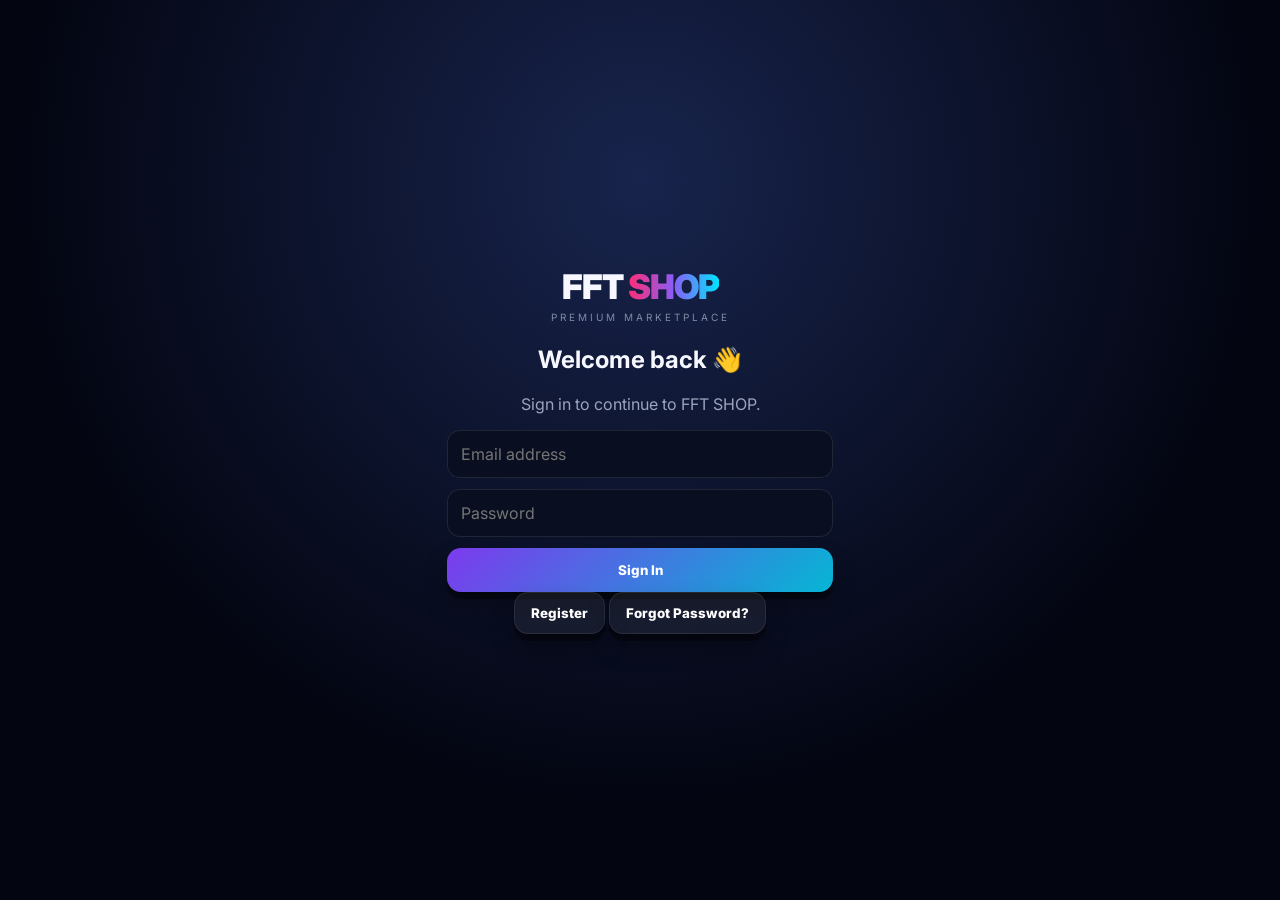
<file: index.html>
<!doctype html>
<html lang="en">
<head>
<meta charset="utf-8"><meta name="viewport" content="width=device-width,initial-scale=1">
<meta name="theme-color" content="#070b1a"><meta http-equiv="Cache-Control" content="no-cache, no-store, must-revalidate"><title>FFT SHOP</title>
<link rel="preconnect" href="https://fonts.googleapis.com"><link rel="preconnect" href="https://fonts.gstatic.com" crossorigin>
<link href="https://fonts.googleapis.com/css2?family=Inter:wght@400;500;600;700;800;900&display=swap" rel="stylesheet">
<link rel="stylesheet" href="styles.css">
</head>
<body>
<div id="splash" class="splash">
  <div class="splash-scene"><div class="splash-ring r1"></div><div class="splash-ring r2"></div><div class="splash-cube"><span>FFT</span></div></div>
  <div class="splash-title">FFT <span>SHOP</span></div><div class="splash-sub">PREMIUM MARKETPLACE</div>
  <div class="loader"><i></i></div><div class="splash-status">Loading your experience...</div>
</div>
<div class="fx-bg"><span></span><span></span><span></span><span></span><span></span></div>
<div id="authGate" class="auth-gate">
  <div class="auth-box glass3d">
    <div class="auth-logo">FFT <span>SHOP</span></div>
    <div class="auth-kicker">PREMIUM MARKETPLACE</div>
    <div id="authGateContent"></div>
  </div>
</div>
<div class="app-shell hidden">
<header class="topbar glass"><div><div class="brand">FFT <span>SHOP</span></div><small>Premium marketplace</small></div><div class="top-actions"><a id="adminLink" class="admin-link hidden" href="admin.html">⚡ Admin</a><button id="cartBtn" class="icon-btn">🛒 <b id="cartCount">0</b></button></div></header>
<main>
<section id="hero" class="hero-card glass3d"><div><span class="pill">3D PREMIUM SHOP</span><h1 id="heroTitle">Everything you need,<br><span>in one place.</span></h1><p id="heroSubtitle">Clothing, premium products and digital services.</p></div><div class="hero-orb">FFT</div></section>
<div id="announcement" class="announcement hidden"></div>
<section class="wallet-card glass"><div><div class="muted">Account Balance</div><strong id="balance">৳0.00</strong></div><button id="depositBtn" class="primary btn3d">+ Add Balance</button></section>
<section id="dynamicButtons" class="dynamic-buttons hidden"></section>
<nav class="chips" id="categories"><button class="chip active btn3d" data-cat="all">All</button><button class="chip btn3d" data-cat="Clothing">👕 Clothing</button><button class="chip btn3d" data-cat="Premium Apps">💎 Premium</button><button class="chip btn3d" data-cat="Services">🚀 Services</button><button class="chip btn3d" data-cat="Footwear">👟 Footwear</button><button class="chip btn3d" data-cat="Electronics">🎧 Electronics</button></nav>
<section class="section-head"><h2>Shop</h2><span id="userLabel" class="muted">Not signed in</span></section>
<div id="products" class="product-grid"></div>
</main>
<nav class="bottom-nav glass"><button class="nav active" id="homeBtn">⌂<span>Home</span></button><button class="nav" id="ordersBtn">▣<span>Orders</span></button><button class="nav" id="premiumBtn">◆<span>Premium</span></button><button class="nav" id="profileBtn">●<span>Account</span></button></nav>
</div>
<div id="modal" class="modal hidden"><div class="modal-card glass"><button class="close btn3d" id="closeModal">×</button><div id="modalContent"></div></div></div>
<script>
/* NON-BLOCKING splash failsafe: registered before any external/local app code. */
(function(){
  var done=false;
  window.FFT_HIDE_SPLASH=function(){
    if(done)return; done=true;
    var s=document.getElementById('splash');
    if(s)s.classList.add('hide');
  };
  setTimeout(window.FFT_HIDE_SPLASH, 4600);
})();
</script>
<script src="supabase.js"></script>
<script src="app.js?v=20260824-startup-fix-2"></script>
<script>
/* Last-resort UI recovery if app.js crashes. */
setTimeout(function(){
  window.FFT_HIDE_SPLASH&&window.FFT_HIDE_SPLASH();
  var gate=document.getElementById('authGate');
  var box=document.getElementById('authGateContent');
  if(gate && box && !document.querySelector('.app-shell:not(.hidden)')){
    gate.classList.remove('hidden');
    if(!box.children.length){
      box.innerHTML='<div class="auth-error">App startup failed. Please reload this page.</div><button class="primary btn3d" style="width:100%" onclick="location.reload()">Reload FFT SHOP</button>';
    }
  }
},5200);
</script>
</body></html>
</file>
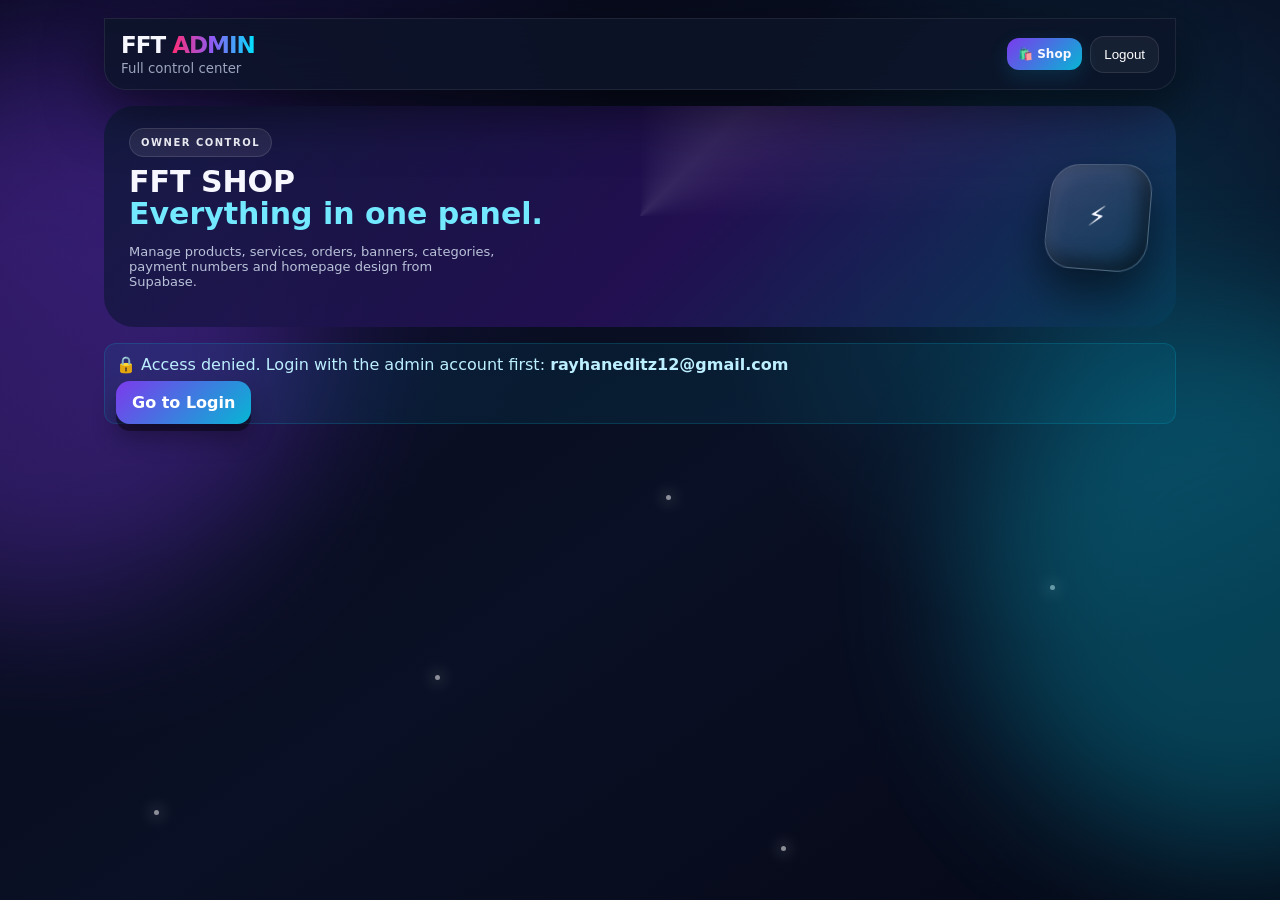
<file: admin.html>
<!doctype html><html lang="en"><head><meta charset="utf-8"><meta name="viewport" content="width=device-width,initial-scale=1"><title>FFT SHOP Admin</title><link rel="stylesheet" href="styles.css"><style>
.admin-shell{max-width:1100px;margin:auto;padding:18px 14px 50px}.admin-grid{display:grid;grid-template-columns:220px 1fr;gap:14px}.side{position:sticky;top:14px;height:max-content;padding:12px;border-radius:22px}.side button{width:100%;margin:4px 0;text-align:left;background:#ffffff08;color:#dbe5ff;border:1px solid #ffffff10;padding:12px;border-radius:13px;font-weight:800}.side button.active{background:linear-gradient(135deg,#7c3aed,#06b6d4);color:white}.panel{padding:16px;border-radius:22px}.stats{display:grid;grid-template-columns:repeat(4,1fr);gap:10px}.stat{padding:16px;border-radius:18px;background:#ffffff09;border:1px solid #ffffff10}.stat b{font-size:24px}.table{width:100%;border-collapse:collapse}.table th,.table td{padding:11px;border-bottom:1px solid #ffffff10;text-align:left;font-size:12px;vertical-align:top}.table input,.table select,.table textarea{width:100%;padding:9px;border-radius:10px;border:1px solid #ffffff14;background:#070c1c;color:#fff}.row-actions{display:flex;gap:7px;flex-wrap:wrap}.admin-form{display:grid;grid-template-columns:repeat(2,1fr);gap:10px}.admin-form .full{grid-column:1/-1}.notice{padding:11px;border-radius:12px;background:#06b6d415;border:1px solid #06b6d433;color:#bcefff}.danger{background:#ef444433!important}.dynamic-list{display:grid;gap:10px}.dynamic-card{padding:14px;border-radius:16px;background:#ffffff08;border:1px solid #ffffff10}.mini{font-size:11px;opacity:.75}.stack{display:grid;gap:8px}.wide-btn{width:100%;padding:12px;border-radius:12px;border:1px solid #ffffff14;background:#ffffff08;color:#fff;font-weight:800}.success{background:#22c55e33!important}@media(max-width:800px){.admin-grid{grid-template-columns:1fr}.side{position:static;display:flex;overflow:auto;gap:6px}.side button{white-space:nowrap;width:auto}.stats{grid-template-columns:repeat(2,1fr)}.admin-form{grid-template-columns:1fr}.table{min-width:760px}.table-wrap{overflow:auto}}
</style></head><body><div class="fx-bg"><span></span><span></span><span></span><span></span><span></span></div><div class="admin-shell"><header class="topbar glass"><div><div class="brand">FFT <span>ADMIN</span></div><small>Full control center</small></div><div class="top-actions"><a class="admin-link" href="index.html">🛍️ Shop</a><button id="logout" class="icon-btn">Logout</button></div></header><section class="hero-card glass3d" style="margin:16px 0"><div><span class="pill">OWNER CONTROL</span><h1>FFT SHOP<br><span>Everything in one panel.</span></h1><p>Manage products, services, orders, banners, categories, payment numbers and homepage design from Supabase.</p></div><div class="hero-orb">⚡</div></section><div id="gate" class="notice">Checking admin access...</div><div id="adminUI" class="admin-grid hidden"><aside class="side glass"><button data-tab="dashboard" class="active">📊 Dashboard</button><button data-tab="products">🛍️ Products</button><button data-tab="services">🚀 Services</button><button data-tab="categories">📂 Categories</button><button data-tab="banners">🖼️ Banners</button><button data-tab="orders">📦 Orders</button><button data-tab="deposits">💰 Deposits</button><button data-tab="packages">💖 Like Packages</button><button data-tab="buttons">🔘 Custom Buttons</button><button data-tab="settings">⚙️ Site Settings</button></aside><section id="panel" class="panel glass"></section></div></div><script src="supabase.js"></script><script src="admin.js?v=20260824-startup-fix"></script></body></html>
</file>
<file: styles.css>
*{box-sizing:border-box}html{scroll-behavior:smooth}body{margin:0;min-height:100vh;background:#050816;color:#f7f8ff;font-family:Inter,system-ui,sans-serif;overflow-x:hidden}.fx-bg{position:fixed;inset:0;z-index:-2;overflow:hidden;background:radial-gradient(circle at 15% 15%,#4523a844,transparent 32%),radial-gradient(circle at 85% 30%,#00d9ff25,transparent 30%),linear-gradient(145deg,#050816,#0a1025 55%,#050816)}.fx-bg:before,.fx-bg:after{content:"";position:absolute;width:42vw;height:42vw;border-radius:50%;filter:blur(70px);opacity:.32;animation:float 12s ease-in-out infinite alternate;background:#7c3aed}.fx-bg:before{left:-18vw;top:8vh}.fx-bg:after{right:-18vw;bottom:5vh;background:#06b6d4;animation-delay:-5s}.fx-bg span{position:absolute;width:5px;height:5px;border-radius:50%;background:#fff8;box-shadow:0 0 16px #fff;animation:particle 9s linear infinite}.fx-bg span:nth-child(1){left:12%;top:90%;animation-delay:-1s}.fx-bg span:nth-child(2){left:34%;top:75%;animation-delay:-4s}.fx-bg span:nth-child(3){left:61%;top:94%;animation-delay:-7s}.fx-bg span:nth-child(4){left:82%;top:65%;animation-delay:-2s}.fx-bg span:nth-child(5){left:52%;top:55%;animation-delay:-6s}@keyframes float{to{transform:translate3d(7vw,4vh,0) scale(1.15)}}@keyframes particle{to{transform:translateY(-120vh) rotate(360deg);opacity:0}}a{color:inherit;text-decoration:none}.app-shell{max-width:760px;margin:auto;min-height:100vh;padding-bottom:92px}.glass{background:#0d1428cc;border:1px solid #ffffff14;box-shadow:0 20px 55px #0008;backdrop-filter:blur(20px)}.topbar{height:72px;padding:12px 16px;display:flex;align-items:center;justify-content:space-between;position:sticky;top:0;z-index:10;border-radius:0 0 22px 22px}.brand{font-size:23px;font-weight:900;letter-spacing:-1px}.brand span,.splash-title span{background:linear-gradient(90deg,#ff2d75,#8b5cf6,#00e5ff);-webkit-background-clip:text;color:transparent}.topbar small,.muted{color:#9ba4bd}.top-actions{display:flex;align-items:center;gap:8px}.admin-link{font-size:12px;font-weight:800;padding:9px 11px;border-radius:12px;background:linear-gradient(135deg,#7c3aed,#06b6d4);box-shadow:0 7px 20px #00c8ff22}.hidden{display:none!important}.icon-btn{border:1px solid #ffffff18;background:#ffffff0c;color:#fff;border-radius:14px;padding:10px 13px}.hero-card{margin:16px;border-radius:30px;padding:25px;min-height:210px;display:flex;justify-content:space-between;align-items:center;overflow:hidden;position:relative;background:linear-gradient(135deg,#111a3bdf,#27105ad9 55%,#053e59d9);transform-style:preserve-3d}.hero-card:after{content:"";position:absolute;inset:-45%;background:conic-gradient(from 0deg,transparent,#ffffff18,transparent 25%);animation:spin 8s linear infinite}@keyframes spin{to{transform:rotate(360deg)}}.hero-card>*{position:relative;z-index:1}.pill{font-size:10px;font-weight:900;letter-spacing:1.5px;background:#ffffff14;border:1px solid #ffffff20;padding:8px 11px;border-radius:20px}.hero-card h1{font-size:30px;line-height:1.08;margin:16px 0 8px}.hero-card h1 span{color:#72e9ff}.hero-card p{color:#b9c2d9;font-size:13px;max-width:370px}.hero-orb{width:108px;height:108px;border-radius:30px;display:grid;place-items:center;font-weight:900;font-size:28px;background:linear-gradient(145deg,#ffffff22,#ffffff06);border:1px solid #ffffff30;box-shadow:inset 8px 8px 20px #ffffff12,inset -8px -8px 20px #0008,0 22px 45px #0008;transform:perspective(500px) rotateX(12deg) rotateY(-18deg) rotateZ(6deg)}.wallet-card{margin:16px;padding:18px;border-radius:22px;display:flex;align-items:center;justify-content:space-between}.wallet-card strong{font-size:25px}.announcement{margin:0 16px 12px;padding:12px 14px;border-radius:15px;background:linear-gradient(90deg,#7c3aed33,#06b6d433);border:1px solid #ffffff16;color:#dfe6ff;font-size:13px}.primary,.secondary,.chip,.nav{border:0;cursor:pointer;font-family:inherit}.primary{background:linear-gradient(135deg,#7c3aed,#06b6d4);color:#fff}.secondary{background:#ffffff10;color:#fff;border:1px solid #ffffff14}.btn3d{border-radius:14px;padding:12px 16px;font-weight:800;transition:transform .16s,box-shadow .16s;box-shadow:0 7px 0 #0006,0 14px 24px #0005}.btn3d:hover{transform:translateY(-2px)}.btn3d:active{transform:translateY(5px);box-shadow:0 2px 0 #0006,0 6px 12px #0004}.chips{display:flex;gap:9px;overflow:auto;padding:4px 16px 14px;scrollbar-width:none}.chips::-webkit-scrollbar{display:none}.chip{white-space:nowrap;padding:10px 14px;border-radius:99px;background:#0e1529;color:#cbd3e7;border:1px solid #ffffff12}.chip.active{background:linear-gradient(135deg,#7c3aed,#06b6d4);color:#fff}.section-head{display:flex;justify-content:space-between;align-items:center;padding:4px 16px}.section-head h2{margin:10px 0}.product-grid{display:grid;grid-template-columns:repeat(2,minmax(0,1fr));gap:13px;padding:0 16px}.product{background:#0d1428d9;border:1px solid #ffffff12;border-radius:23px;overflow:hidden;box-shadow:0 18px 35px #0007;transform-style:preserve-3d;transition:transform .2s}.product:hover{transform:translateY(-4px) rotateX(1deg)}.product img{width:100%;aspect-ratio:1/1;object-fit:cover;background:#11182b}.product-body{padding:13px}.product h3{font-size:14px;margin:0 0 7px}.price{font-size:18px;font-weight:900}.product small{display:block;color:#8f9ab4;margin:5px 0 11px}.product button{width:100%}.bottom-nav{position:fixed;bottom:0;left:50%;transform:translateX(-50%);max-width:760px;width:100%;display:grid;grid-template-columns:repeat(4,1fr);padding:10px 8px calc(10px + env(safe-area-inset-bottom));border-radius:22px 22px 0 0;z-index:15}.nav{background:none;color:#8d98b1;display:grid;gap:3px;place-items:center;font-size:18px}.nav span{font-size:10px}.nav.active{color:#67e8f9}.modal{position:fixed;inset:0;background:#000b;display:grid;place-items:end center;z-index:30}.modal.hidden{display:none}.modal-card{width:min(760px,100%);max-height:91vh;overflow:auto;border-radius:28px 28px 0 0;padding:24px;position:relative}.close{position:absolute;right:15px;top:13px;border:0;background:#ffffff12;color:#fff;border-radius:50%;width:36px;height:36px;font-size:20px}.form{display:grid;gap:11px}.form input,.form select,.form textarea{width:100%;padding:13px;background:#090f20;color:#fff;border:1px solid #ffffff18;border-radius:13px;font:inherit}.form button{padding:14px;border-radius:14px;font-weight:800}.msg{padding:12px;border-radius:13px;background:#ffffff0b;border:1px solid #ffffff12;font-size:13px}.splash{position:fixed;inset:0;z-index:100;background:#030511;display:grid;place-items:center;align-content:center;gap:10px;transition:opacity .65s,visibility .65s}.splash.hide{opacity:0;visibility:hidden;pointer-events:none}.splash-scene{width:150px;height:150px;position:relative;display:grid;place-items:center}.splash-cube{width:88px;height:88px;display:grid;place-items:center;font-weight:900;font-size:24px;border-radius:25px;background:linear-gradient(145deg,#7c3aed,#06b6d4);box-shadow:12px 12px 28px #000, inset 4px 4px 12px #fff5,inset -7px -7px 14px #0008;transform:perspective(500px) rotateX(20deg) rotateY(-25deg);animation:cube 2.2s ease-in-out infinite}.splash-ring{position:absolute;border:1px solid #67e8f966;border-radius:50%;inset:15px;animation:ring 2.4s linear infinite}.r2{inset:2px;border-color:#8b5cf666;animation-direction:reverse;animation-duration:3.5s}@keyframes cube{50%{transform:perspective(500px) rotateX(-18deg) rotateY(25deg) rotateZ(5deg) scale(1.08)}}@keyframes ring{to{transform:rotate(360deg) scale(1.06)}}.splash-title{font-size:34px;font-weight:900;letter-spacing:1px}.splash-sub{font-size:10px;letter-spacing:3px;color:#8793af}.loader{width:230px;height:6px;border-radius:99px;background:#ffffff10;overflow:hidden;margin-top:8px}.loader i{display:block;height:100%;width:0;background:linear-gradient(90deg,#7c3aed,#06b6d4);animation:load 4.2s linear forwards}@keyframes load{to{width:100%}}.splash-status{font-size:11px;color:#7f8ba4}@media(max-width:430px){.hero-card h1{font-size:26px}.hero-orb{width:82px;height:82px}.product-grid{gap:9px;padding:0 12px}.hero-card,.wallet-card{margin:12px}.chips{padding-left:12px}}

.auth-gate{position:fixed;inset:0;z-index:80;background:radial-gradient(circle at 50% 20%,#18244d,#030511 65%);display:grid;place-items:center;padding:18px;overflow:auto}.auth-gate.hidden{display:none!important}.auth-box{width:min(430px,100%);padding:28px 22px;border-radius:30px;text-align:center}.auth-logo{font-size:34px;font-weight:900;letter-spacing:-1px}.auth-logo span{background:linear-gradient(90deg,#ff2d75,#8b5cf6,#00e5ff);-webkit-background-clip:text;color:transparent}.auth-kicker{font-size:10px;letter-spacing:3px;color:#7f8ba4;margin:4px 0 22px}.auth-tabs{display:grid;grid-template-columns:1fr 1fr;gap:8px;margin-bottom:16px}.auth-tab{padding:11px;border-radius:13px;border:1px solid #ffffff14;background:#ffffff08;color:#bfc8dd;font-weight:800}.auth-tab.active{background:linear-gradient(135deg,#7c3aed,#06b6d4);color:#fff}.auth-links{display:flex;justify-content:space-between;gap:8px;margin-top:10px}.auth-link{background:none;border:0;color:#67e8f9;font:inherit;font-size:12px;font-weight:700;padding:7px}.auth-note{font-size:11px;color:#8995ad;margin-top:15px;line-height:1.5}.auth-error{background:#ff31501a;border:1px solid #ff315044;color:#ff9eaa;padding:10px;border-radius:12px;font-size:12px;margin-bottom:10px;text-align:left}.auth-success{background:#16d98b18;border:1px solid #16d98b44;color:#8ff1c5;padding:10px;border-radius:12px;font-size:12px;margin-bottom:10px;text-align:left}

.dynamic-buttons{display:grid;grid-template-columns:repeat(2,minmax(0,1fr));gap:10px;margin:14px 0}.dynamic-btn{width:100%;padding:13px 14px;border:1px solid #ffffff14;border-radius:15px;background:linear-gradient(135deg,#7c3aed,#06b6d4);color:#fff;font-weight:800;box-shadow:0 10px 28px #0005}.dynamic-btn:active{transform:translateY(1px)}@media(max-width:520px){.dynamic-buttons{grid-template-columns:1fr}}

.variant-grid{display:grid;grid-template-columns:repeat(2,minmax(0,1fr));gap:12px;margin:14px 0}.variant-field{display:flex;flex-direction:column;gap:7px;font-weight:700}.variant-field span{font-size:.92rem}.variant-field select{width:100%;padding:14px 16px;border-radius:14px;border:1px solid rgba(255,255,255,.12);background:#0a1020;color:inherit;font:inherit;outline:none}.variant-field select:focus{border-color:var(--p,#7c3aed);box-shadow:0 0 0 3px rgba(124,58,237,.16)}@media(max-width:600px){.variant-grid{grid-template-columns:1fr}}
</file>
